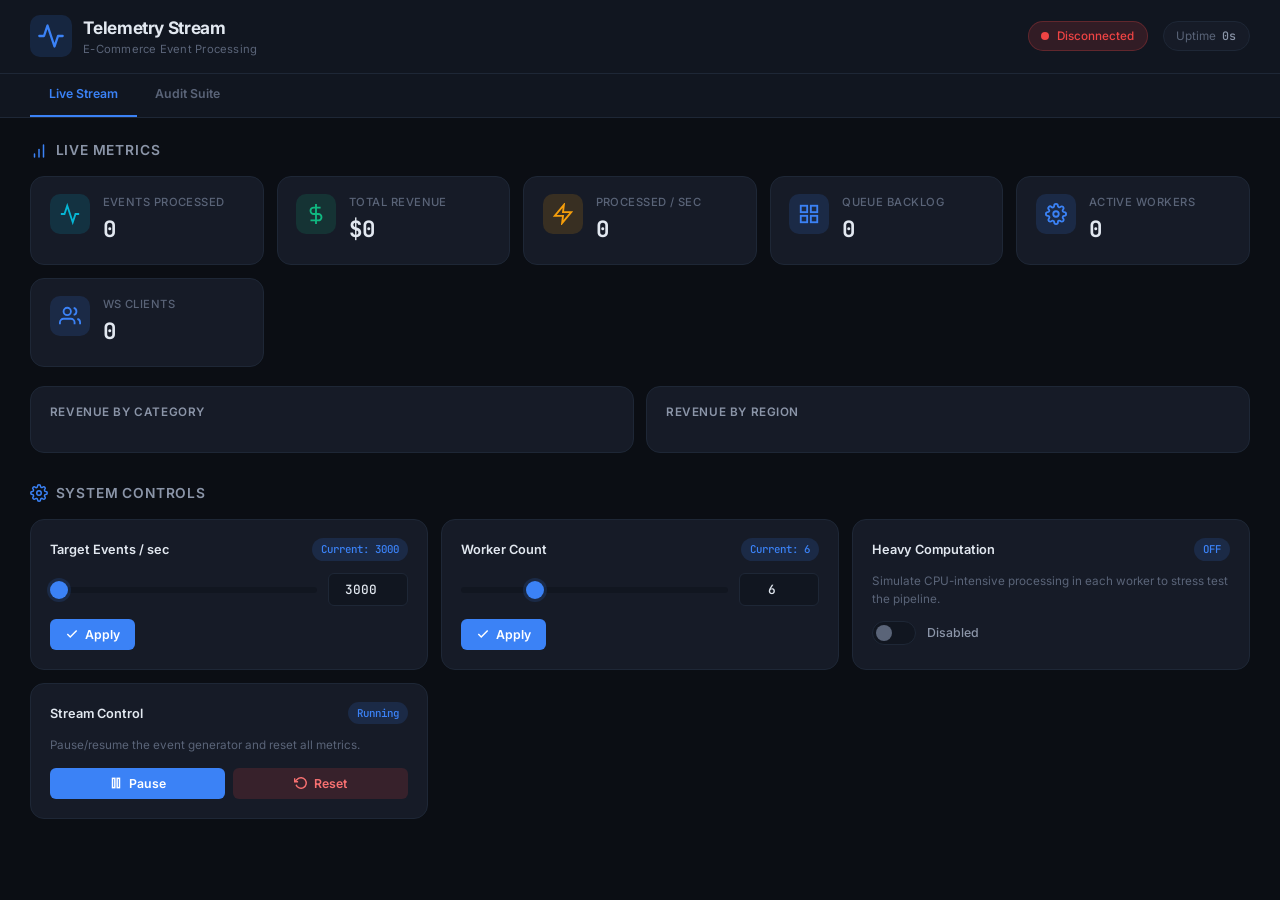
<file: frontend/index.html>
<!DOCTYPE html>
<html lang="en">
<head>
    <meta charset="UTF-8">
    <meta name="viewport" content="width=device-width, initial-scale=1.0">
    <title>E-Commerce Telemetry Stream</title>
    <meta name="description" content="Real-time e-commerce event processing dashboard with live metrics, WebSocket streaming, and dynamic controls.">
    <link rel="stylesheet" href="styles.css">
    <link rel="preconnect" href="https://fonts.googleapis.com">
    <link rel="preconnect" href="https://fonts.gstatic.com" crossorigin>
    <link href="https://fonts.googleapis.com/css2?family=Inter:wght@300;400;500;600;700&family=JetBrains+Mono:wght@400;500&display=swap" rel="stylesheet">
</head>
<body>
    <!-- ─── Header ─── -->
    <header class="header" id="header">
        <div class="header__left">
            <div class="header__logo">
                <svg width="28" height="28" viewBox="0 0 24 24" fill="none" stroke="currentColor" stroke-width="2" stroke-linecap="round" stroke-linejoin="round">
                    <polyline points="22 12 18 12 15 21 9 3 6 12 2 12"></polyline>
                </svg>
            </div>
            <div>
                <h1 class="header__title">Telemetry Stream</h1>
                <p class="header__subtitle">E-Commerce Event Processing</p>
            </div>
        </div>
        <div class="header__right">
            <div class="connection-badge" id="connectionBadge">
                <span class="connection-badge__dot" id="connectionDot"></span>
                <span class="connection-badge__text" id="connectionText">Connecting...</span>
            </div>
            <div class="uptime-badge" id="uptimeBadge">
                <span class="uptime-badge__label">Uptime</span>
                <span class="uptime-badge__value" id="uptimeValue">0s</span>
            </div>
        </div>
    </header>

    <!-- ─── Navigation ─── -->
    <nav class="nav-bar" id="navBar">
        <a href="index.html" class="nav-bar__link nav-bar__link--active">Live Stream</a>
        <a href="audit.html" class="nav-bar__link">Audit Suite</a>
    </nav>

    <main class="main">
        <!-- ─── Live Metrics Panel ─── -->
        <section class="section" id="metricsSection">
            <h2 class="section__title">
                <svg width="18" height="18" viewBox="0 0 24 24" fill="none" stroke="currentColor" stroke-width="2" stroke-linecap="round" stroke-linejoin="round"><path d="M12 20V10"/><path d="M18 20V4"/><path d="M6 20v-4"/></svg>
                Live Metrics
            </h2>

            <div class="metrics-grid">
                <!-- Primary KPIs -->
                <div class="metric-card metric-card--primary" id="cardEventsProcessed">
                    <div class="metric-card__icon">
                        <svg width="22" height="22" viewBox="0 0 24 24" fill="none" stroke="currentColor" stroke-width="2"><polyline points="22 12 18 12 15 21 9 3 6 12 2 12"/></svg>
                    </div>
                    <div class="metric-card__body">
                        <span class="metric-card__label">Events Processed</span>
                        <span class="metric-card__value" id="totalEventsProcessed">0</span>
                    </div>
                </div>

                <div class="metric-card metric-card--revenue" id="cardRevenue">
                    <div class="metric-card__icon">
                        <svg width="22" height="22" viewBox="0 0 24 24" fill="none" stroke="currentColor" stroke-width="2"><line x1="12" y1="1" x2="12" y2="23"/><path d="M17 5H9.5a3.5 3.5 0 0 0 0 7h5a3.5 3.5 0 0 1 0 7H6"/></svg>
                    </div>
                    <div class="metric-card__body">
                        <span class="metric-card__label">Total Revenue</span>
                        <span class="metric-card__value" id="totalRevenue">$0</span>
                    </div>
                </div>

                <div class="metric-card metric-card--rate" id="cardEps">
                    <div class="metric-card__icon">
                        <svg width="22" height="22" viewBox="0 0 24 24" fill="none" stroke="currentColor" stroke-width="2"><polygon points="13 2 3 14 12 14 11 22 21 10 12 10 13 2"/></svg>
                    </div>
                    <div class="metric-card__body">
                        <span class="metric-card__label">Processed / sec</span>
                        <span class="metric-card__value" id="eventsPerSec">0</span>
                    </div>
                </div>

                <!-- System metrics -->
                <div class="metric-card" id="cardQueue">
                    <div class="metric-card__icon">
                        <svg width="22" height="22" viewBox="0 0 24 24" fill="none" stroke="currentColor" stroke-width="2"><rect x="3" y="3" width="7" height="7"/><rect x="14" y="3" width="7" height="7"/><rect x="3" y="14" width="7" height="7"/><rect x="14" y="14" width="7" height="7"/></svg>
                    </div>
                    <div class="metric-card__body">
                        <span class="metric-card__label">Queue Backlog</span>
                        <span class="metric-card__value" id="queueBacklog">0</span>
                    </div>
                </div>

                <div class="metric-card" id="cardWorkers">
                    <div class="metric-card__icon">
                        <svg width="22" height="22" viewBox="0 0 24 24" fill="none" stroke="currentColor" stroke-width="2"><circle cx="12" cy="12" r="3"/><path d="M19.4 15a1.65 1.65 0 0 0 .33 1.82l.06.06a2 2 0 1 1-2.83 2.83l-.06-.06a1.65 1.65 0 0 0-1.82-.33 1.65 1.65 0 0 0-1 1.51V21a2 2 0 0 1-4 0v-.09A1.65 1.65 0 0 0 9 19.4a1.65 1.65 0 0 0-1.82.33l-.06.06a2 2 0 1 1-2.83-2.83l.06-.06A1.65 1.65 0 0 0 4.68 15a1.65 1.65 0 0 0-1.51-1H3a2 2 0 0 1 0-4h.09A1.65 1.65 0 0 0 4.6 9a1.65 1.65 0 0 0-.33-1.82l-.06-.06a2 2 0 1 1 2.83-2.83l.06.06A1.65 1.65 0 0 0 9 4.68a1.65 1.65 0 0 0 1-1.51V3a2 2 0 0 1 4 0v.09a1.65 1.65 0 0 0 1 1.51 1.65 1.65 0 0 0 1.82-.33l.06-.06a2 2 0 1 1 2.83 2.83l-.06.06A1.65 1.65 0 0 0 19.4 9a1.65 1.65 0 0 0 1.51 1H21a2 2 0 0 1 0 4h-.09a1.65 1.65 0 0 0-1.51 1z"/></svg>
                    </div>
                    <div class="metric-card__body">
                        <span class="metric-card__label">Active Workers</span>
                        <span class="metric-card__value" id="activeWorkers">0</span>
                    </div>
                </div>

                <div class="metric-card" id="cardClients">
                    <div class="metric-card__icon">
                        <svg width="22" height="22" viewBox="0 0 24 24" fill="none" stroke="currentColor" stroke-width="2"><path d="M17 21v-2a4 4 0 0 0-4-4H5a4 4 0 0 0-4 4v2"/><circle cx="9" cy="7" r="4"/><path d="M23 21v-2a4 4 0 0 0-3-3.87"/><path d="M16 3.13a4 4 0 0 1 0 7.75"/></svg>
                    </div>
                    <div class="metric-card__body">
                        <span class="metric-card__label">WS Clients</span>
                        <span class="metric-card__value" id="activeClients">0</span>
                    </div>
                </div>
            </div>

            <!-- Revenue breakdown -->
            <div class="breakdown-grid">
                <div class="breakdown-card">
                    <h3 class="breakdown-card__title">Revenue by Category</h3>
                    <div class="breakdown-list" id="revenueByCategory">
                        <!-- Populated by JS -->
                    </div>
                </div>
                <div class="breakdown-card">
                    <h3 class="breakdown-card__title">Revenue by Region</h3>
                    <div class="breakdown-list" id="revenueByRegion">
                        <!-- Populated by JS -->
                    </div>
                </div>
            </div>
        </section>

        <!-- ─── Control Panel ─── -->
        <section class="section" id="controlSection">
            <h2 class="section__title">
                <svg width="18" height="18" viewBox="0 0 24 24" fill="none" stroke="currentColor" stroke-width="2" stroke-linecap="round" stroke-linejoin="round"><circle cx="12" cy="12" r="3"/><path d="M19.4 15a1.65 1.65 0 0 0 .33 1.82l.06.06a2 2 0 1 1-2.83 2.83l-.06-.06a1.65 1.65 0 0 0-1.82-.33 1.65 1.65 0 0 0-1 1.51V21a2 2 0 0 1-4 0v-.09A1.65 1.65 0 0 0 9 19.4a1.65 1.65 0 0 0-1.82.33l-.06.06a2 2 0 1 1-2.83-2.83l.06-.06A1.65 1.65 0 0 0 4.68 15a1.65 1.65 0 0 0-1.51-1H3a2 2 0 0 1 0-4h.09A1.65 1.65 0 0 0 4.6 9a1.65 1.65 0 0 0-.33-1.82l-.06-.06a2 2 0 1 1 2.83-2.83l.06.06A1.65 1.65 0 0 0 9 4.68a1.65 1.65 0 0 0 1-1.51V3a2 2 0 0 1 4 0v.09a1.65 1.65 0 0 0 1 1.51 1.65 1.65 0 0 0 1.82-.33l.06-.06a2 2 0 1 1 2.83 2.83l-.06.06A1.65 1.65 0 0 0 19.4 9a1.65 1.65 0 0 0 1.51 1H21a2 2 0 0 1 0 4h-.09a1.65 1.65 0 0 0-1.51 1z"/></svg>
                System Controls
            </h2>

            <div class="controls-grid">
                <!-- Event Rate -->
                <div class="control-card" id="controlRate">
                    <div class="control-card__header">
                        <span class="control-card__label">Target Events / sec</span>
                        <span class="control-card__badge" id="rateCurrentBadge">Current: 3000</span>
                    </div>
                    <div class="control-card__row">
                        <input type="range" id="rateSlider" class="control-slider" min="100" max="10000000" step="50000" value="3000">
                        <input type="number" id="rateInput" class="control-number" min="100" max="10000000" step="50000" value="3000">
                    </div>
                    <button class="control-btn" id="rateApplyBtn" onclick="applyRate()">
                        <svg width="14" height="14" viewBox="0 0 24 24" fill="none" stroke="currentColor" stroke-width="2.5"><polyline points="20 6 9 17 4 12"/></svg>
                        Apply
                    </button>
                </div>

                <!-- Worker Count -->
                <div class="control-card" id="controlWorkers">
                    <div class="control-card__header">
                        <span class="control-card__label">Worker Count</span>
                        <span class="control-card__badge" id="workersCurrentBadge">Current: 6</span>
                    </div>
                    <div class="control-card__row">
                        <input type="range" id="workersSlider" class="control-slider" min="1" max="20" step="1" value="6">
                        <input type="number" id="workersInput" class="control-number" min="1" max="20" step="1" value="6">
                    </div>
                    <button class="control-btn" id="workersApplyBtn" onclick="applyWorkers()">
                        <svg width="14" height="14" viewBox="0 0 24 24" fill="none" stroke="currentColor" stroke-width="2.5"><polyline points="20 6 9 17 4 12"/></svg>
                        Apply
                    </button>
                </div>

                <!-- Heavy Computation Toggle -->
                <div class="control-card" id="controlHeavy">
                    <div class="control-card__header">
                        <span class="control-card__label">Heavy Computation</span>
                        <span class="control-card__badge" id="heavyCurrentBadge">OFF</span>
                    </div>
                    <p class="control-card__desc">Simulate CPU-intensive processing in each worker to stress test the pipeline.</p>
                    <label class="toggle" id="heavyToggle">
                        <input type="checkbox" id="heavyCheckbox" onchange="applyHeavy()">
                        <span class="toggle__slider"></span>
                        <span class="toggle__label" id="heavyLabel">Disabled</span>
                    </label>
                </div>

                <!-- Stream Control (Play/Pause + Reset) -->
                <div class="control-card" id="controlStream">
                    <div class="control-card__header">
                        <span class="control-card__label">Stream Control</span>
                        <span class="control-card__badge" id="streamStateBadge">Running</span>
                    </div>
                    <p class="control-card__desc">Pause/resume the event generator and reset all metrics.</p>
                    <div class="control-card__row" style="gap: 0.5rem;">
                        <button class="control-btn" id="playPauseBtn" onclick="togglePlayPause()" style="flex:1;">
                            <svg id="playPauseIcon" width="14" height="14" viewBox="0 0 24 24" fill="none" stroke="currentColor" stroke-width="2.5"><rect x="6" y="4" width="4" height="16"/><rect x="14" y="4" width="4" height="16"/></svg>
                            <span id="playPauseLabel">Pause</span>
                        </button>
                        <button class="control-btn" id="resetBtn" onclick="resetMetrics()" style="flex:1; background: rgba(239,68,68,0.15); border-color: rgba(239,68,68,0.3); color: #f87171;">
                            <svg width="14" height="14" viewBox="0 0 24 24" fill="none" stroke="currentColor" stroke-width="2.5"><polyline points="1 4 1 10 7 10"/><path d="M3.51 15a9 9 0 1 0 2.13-9.36L1 10"/></svg>
                            Reset
                        </button>
                    </div>
                </div>
            </div>
        </section>
    </main>

    <!-- ─── Toast container ─── -->
    <div class="toast-container" id="toastContainer"></div>

    <script src="app.js"></script>
</body>
</html>
</file>
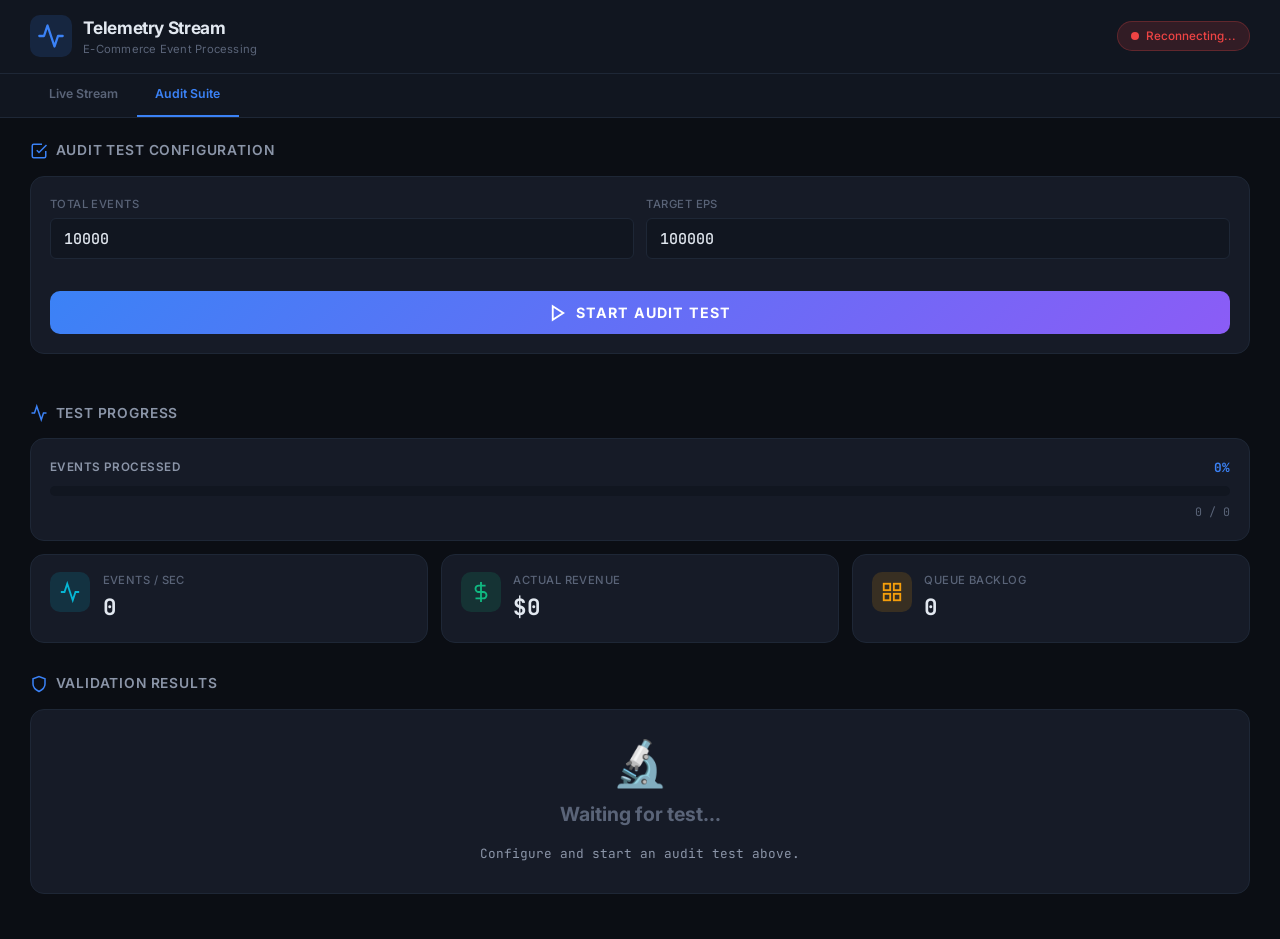
<file: frontend/audit.html>
<!DOCTYPE html>
<html lang="en">
<head>
    <meta charset="UTF-8">
    <meta name="viewport" content="width=device-width, initial-scale=1.0">
    <title>Audit Suite — E-Commerce Telemetry Stream</title>
    <meta name="description" content="Deterministic audit test suite for validating event processing accuracy.">
    <link rel="stylesheet" href="styles.css">
    <link rel="preconnect" href="https://fonts.googleapis.com">
    <link rel="preconnect" href="https://fonts.gstatic.com" crossorigin>
    <link href="https://fonts.googleapis.com/css2?family=Inter:wght@300;400;500;600;700&family=JetBrains+Mono:wght@400;500&display=swap" rel="stylesheet">
</head>
<body>
    <!-- ─── Header ─── -->
    <header class="header" id="header">
        <div class="header__left">
            <div class="header__logo">
                <svg width="28" height="28" viewBox="0 0 24 24" fill="none" stroke="currentColor" stroke-width="2" stroke-linecap="round" stroke-linejoin="round">
                    <polyline points="22 12 18 12 15 21 9 3 6 12 2 12"></polyline>
                </svg>
            </div>
            <div>
                <h1 class="header__title">Telemetry Stream</h1>
                <p class="header__subtitle">E-Commerce Event Processing</p>
            </div>
        </div>
        <div class="header__right">
            <div class="connection-badge" id="connectionBadge">
                <span class="connection-badge__dot" id="connectionDot"></span>
                <span class="connection-badge__text" id="connectionText">Connecting...</span>
            </div>
        </div>
    </header>

    <!-- ─── Navigation ─── -->
    <nav class="nav-bar" id="navBar">
        <a href="index.html" class="nav-bar__link">Live Stream</a>
        <a href="audit.html" class="nav-bar__link nav-bar__link--active">Audit Suite</a>
    </nav>

    <main class="main">
        <!-- ─── Audit Controls ─── -->
        <section class="section" id="auditControlSection">
            <h2 class="section__title">
                <svg width="18" height="18" viewBox="0 0 24 24" fill="none" stroke="currentColor" stroke-width="2"><path d="M9 11l3 3L22 4"/><path d="M21 12v7a2 2 0 0 1-2 2H5a2 2 0 0 1-2-2V5a2 2 0 0 1 2-2h11"/></svg>
                Audit Test Configuration
            </h2>

            <div class="control-card" style="margin-bottom: 1.25rem;">
                <div class="audit-controls-grid">
                    <div class="audit-input-group">
                        <label for="auditTotalEvents">Total Events</label>
                        <input type="number" id="auditTotalEvents" value="10000" min="1000" max="100000000" step="1000">
                    </div>
                    <div class="audit-input-group">
                        <label for="auditTargetEps">Target EPS</label>
                        <input type="number" id="auditTargetEps" value="100000" min="100" max="10000000" step="1000">
                    </div>
                </div>
                <button class="audit-start-btn" id="auditStartBtn" onclick="startAuditTest()">
                    <svg width="18" height="18" viewBox="0 0 24 24" fill="none" stroke="currentColor" stroke-width="2.5"><polygon points="5 3 19 12 5 21 5 3"/></svg>
                    Start Audit Test
                </button>
            </div>
        </section>

        <!-- ─── Progress ─── -->
        <section class="section" id="progressSection">
            <h2 class="section__title">
                <svg width="18" height="18" viewBox="0 0 24 24" fill="none" stroke="currentColor" stroke-width="2"><polyline points="22 12 18 12 15 21 9 3 6 12 2 12"/></svg>
                Test Progress
            </h2>

            <div class="progress-wrap" id="progressWrap">
                <div class="progress-wrap__header">
                    <span class="progress-wrap__label">Events Processed</span>
                    <span class="progress-wrap__pct" id="progressPct">0%</span>
                </div>
                <div class="progress-bar-bg">
                    <div class="progress-bar-fill" id="progressBarFill"></div>
                </div>
                <div class="progress-wrap__detail" id="progressDetail">0 / 0</div>
            </div>

            <!-- Live stats row -->
            <div class="audit-live-stats" style="margin-top: 0.85rem;">
                <div class="metric-card">
                    <div class="metric-card__icon" style="background: var(--accent-cyan-dim); color: var(--accent-cyan);">
                        <svg width="22" height="22" viewBox="0 0 24 24" fill="none" stroke="currentColor" stroke-width="2"><polyline points="22 12 18 12 15 21 9 3 6 12 2 12"/></svg>
                    </div>
                    <div class="metric-card__body">
                        <span class="metric-card__label">Events / sec</span>
                        <span class="metric-card__value" id="auditEps">0</span>
                    </div>
                </div>
                <div class="metric-card">
                    <div class="metric-card__icon" style="background: var(--accent-green-dim); color: var(--accent-green);">
                        <svg width="22" height="22" viewBox="0 0 24 24" fill="none" stroke="currentColor" stroke-width="2"><line x1="12" y1="1" x2="12" y2="23"/><path d="M17 5H9.5a3.5 3.5 0 0 0 0 7h5a3.5 3.5 0 0 1 0 7H6"/></svg>
                    </div>
                    <div class="metric-card__body">
                        <span class="metric-card__label">Actual Revenue</span>
                        <span class="metric-card__value" id="auditRevenue">$0</span>
                    </div>
                </div>
                <div class="metric-card">
                    <div class="metric-card__icon" style="background: var(--accent-amber-dim); color: var(--accent-amber);">
                        <svg width="22" height="22" viewBox="0 0 24 24" fill="none" stroke="currentColor" stroke-width="2"><rect x="3" y="3" width="7" height="7"/><rect x="14" y="3" width="7" height="7"/><rect x="3" y="14" width="7" height="7"/><rect x="14" y="14" width="7" height="7"/></svg>
                    </div>
                    <div class="metric-card__body">
                        <span class="metric-card__label">Queue Backlog</span>
                        <span class="metric-card__value" id="auditQueue">0</span>
                    </div>
                </div>
            </div>
        </section>

        <!-- ─── Validation Results ─── -->
        <section class="section" id="validationSection">
            <h2 class="section__title">
                <svg width="18" height="18" viewBox="0 0 24 24" fill="none" stroke="currentColor" stroke-width="2"><path d="M12 22s8-4 8-10V5l-8-3-8 3v7c0 6 8 10 8 10z"/></svg>
                Validation Results
            </h2>

            <div class="validation-panel" id="validationPanel">
                <div class="validation-icon" id="validationIcon">🔬</div>
                <div class="validation-title" id="validationTitle" style="color: var(--text-muted);">Waiting for test…</div>
                <div class="validation-detail" id="validationDetail">Configure and start an audit test above.</div>
            </div>
        </section>
    </main>

    <!-- ─── Toast container ─── -->
    <div class="toast-container" id="toastContainer"></div>

    <script src="audit.js"></script>
</body>
</html>
</file>
<file: frontend/styles.css>
/* ═══════════════════════════════════════════════════════════════════
   E-Commerce Telemetry Stream — Dashboard Styles
   Dark theme · CSS Grid · Smooth transitions
   ═══════════════════════════════════════════════════════════════════ */

/* ─── Reset & Custom Properties ─── */
*,
*::before,
*::after {
    margin: 0;
    padding: 0;
    box-sizing: border-box;
}

:root {
    /* Palette */
    --bg-primary:       #0b0e14;
    --bg-secondary:     #111620;
    --bg-card:          #161b27;
    --bg-card-hover:    #1c2333;
    --bg-input:         #111620;

    --border:           #1e2736;
    --border-focus:     #3b82f6;

    --text-primary:     #e2e8f0;
    --text-secondary:   #8b95a8;
    --text-muted:       #5a6478;

    --accent-blue:      #3b82f6;
    --accent-blue-dim:  rgba(59, 130, 246, 0.15);
    --accent-green:     #10b981;
    --accent-green-dim: rgba(16, 185, 129, 0.15);
    --accent-amber:     #f59e0b;
    --accent-amber-dim: rgba(245, 158, 11, 0.15);
    --accent-purple:    #8b5cf6;
    --accent-purple-dim:rgba(139, 92, 246, 0.15);
    --accent-red:       #ef4444;
    --accent-red-dim:   rgba(239, 68, 68, 0.15);
    --accent-cyan:      #06b6d4;
    --accent-cyan-dim:  rgba(6, 182, 212, 0.15);

    /* Sizing */
    --radius-sm:  6px;
    --radius-md:  10px;
    --radius-lg:  14px;
    --radius-xl:  18px;

    /* Transitions */
    --transition-fast: 150ms cubic-bezier(0.4, 0, 0.2, 1);
    --transition-base: 250ms cubic-bezier(0.4, 0, 0.2, 1);
    --transition-slow: 400ms cubic-bezier(0.4, 0, 0.2, 1);

    /* Font */
    --font-sans: 'Inter', -apple-system, BlinkMacSystemFont, 'Segoe UI', sans-serif;
    --font-mono: 'JetBrains Mono', 'Fira Code', monospace;
}

html {
    font-size: 15px;
    -webkit-font-smoothing: antialiased;
    -moz-osx-font-smoothing: grayscale;
}

body {
    font-family: var(--font-sans);
    background: var(--bg-primary);
    color: var(--text-primary);
    min-height: 100vh;
    line-height: 1.5;
}

/* ─── Header ─── */
.header {
    display: flex;
    align-items: center;
    justify-content: space-between;
    gap: 1rem;
    padding: 1rem 2rem;
    background: var(--bg-secondary);
    border-bottom: 1px solid var(--border);
    position: sticky;
    top: 0;
    z-index: 100;
    backdrop-filter: blur(12px);
}

.header__left {
    display: flex;
    align-items: center;
    gap: 0.75rem;
}

.header__logo {
    display: flex;
    align-items: center;
    justify-content: center;
    width: 42px;
    height: 42px;
    background: var(--accent-blue-dim);
    color: var(--accent-blue);
    border-radius: var(--radius-md);
}

.header__title {
    font-size: 1.15rem;
    font-weight: 700;
    letter-spacing: -0.02em;
    color: var(--text-primary);
}

.header__subtitle {
    font-size: 0.75rem;
    color: var(--text-muted);
    font-weight: 400;
    letter-spacing: 0.02em;
}

.header__right {
    display: flex;
    align-items: center;
    gap: 1rem;
}

/* Connection badge */
.connection-badge {
    display: inline-flex;
    align-items: center;
    gap: 0.5rem;
    padding: 0.35rem 0.85rem;
    border-radius: 999px;
    font-size: 0.78rem;
    font-weight: 500;
    background: var(--accent-red-dim);
    color: var(--accent-red);
    border: 1px solid rgba(239, 68, 68, 0.25);
    transition: all var(--transition-base);
}

.connection-badge--connected {
    background: var(--accent-green-dim);
    color: var(--accent-green);
    border-color: rgba(16, 185, 129, 0.25);
}

.connection-badge__dot {
    width: 8px;
    height: 8px;
    border-radius: 50%;
    background: var(--accent-red);
    transition: background var(--transition-base);
}

.connection-badge--connected .connection-badge__dot {
    background: var(--accent-green);
    box-shadow: 0 0 6px var(--accent-green);
    animation: pulse-dot 2s infinite;
}

@keyframes pulse-dot {
    0%, 100% { opacity: 1; }
    50%      { opacity: 0.5; }
}

/* Uptime badge */
.uptime-badge {
    display: inline-flex;
    align-items: center;
    gap: 0.4rem;
    padding: 0.35rem 0.85rem;
    border-radius: 999px;
    font-size: 0.78rem;
    background: var(--bg-card);
    border: 1px solid var(--border);
}

.uptime-badge__label {
    color: var(--text-muted);
    font-weight: 400;
}

.uptime-badge__value {
    color: var(--text-secondary);
    font-family: var(--font-mono);
    font-weight: 500;
}

/* ─── Navigation Bar ─── */
.nav-bar {
    display: flex;
    align-items: center;
    gap: 0;
    padding: 0 2rem;
    background: var(--bg-secondary);
    border-bottom: 1px solid var(--border);
}

.nav-bar__link {
    display: inline-flex;
    align-items: center;
    padding: 0.75rem 1.25rem;
    font-size: 0.82rem;
    font-weight: 600;
    color: var(--text-muted);
    text-decoration: none;
    border-bottom: 2px solid transparent;
    transition: all var(--transition-fast);
}

.nav-bar__link:hover {
    color: var(--text-secondary);
    background: rgba(59, 130, 246, 0.05);
}

.nav-bar__link--active {
    color: var(--accent-blue);
    border-bottom-color: var(--accent-blue);
}

/* ─── Main ─── */
.main {
    max-width: 1280px;
    margin: 0 auto;
    padding: 1.5rem 2rem 3rem;
    display: flex;
    flex-direction: column;
    gap: 2rem;
}

/* ─── Audit Suite Specific ─── */
.audit-controls-grid {
    display: grid;
    grid-template-columns: 1fr 1fr;
    gap: 0.85rem;
    margin-bottom: 1.25rem;
}

.audit-input-group {
    display: flex;
    flex-direction: column;
    gap: 0.35rem;
}

.audit-input-group label {
    font-size: 0.75rem;
    font-weight: 500;
    color: var(--text-muted);
    text-transform: uppercase;
    letter-spacing: 0.04em;
}

.audit-input-group input {
    width: 100%;
    padding: 0.65rem 0.85rem;
    font-family: var(--font-mono);
    font-size: 1rem;
    font-weight: 500;
    color: var(--text-primary);
    background: var(--bg-input);
    border: 1px solid var(--border);
    border-radius: var(--radius-sm);
    outline: none;
    transition: border-color var(--transition-fast);
}

.audit-input-group input:focus {
    border-color: var(--accent-blue);
}

.audit-start-btn {
    display: inline-flex;
    align-items: center;
    justify-content: center;
    gap: 0.6rem;
    width: 100%;
    padding: 0.85rem 1.5rem;
    font-family: var(--font-sans);
    font-size: 0.95rem;
    font-weight: 700;
    color: #fff;
    background: linear-gradient(135deg, #3b82f6, #8b5cf6);
    border: none;
    border-radius: var(--radius-md);
    cursor: pointer;
    transition: all var(--transition-fast);
    text-transform: uppercase;
    letter-spacing: 0.08em;
}

.audit-start-btn:hover {
    transform: translateY(-2px);
    box-shadow: 0 8px 24px rgba(59, 130, 246, 0.4);
}

.audit-start-btn:active { transform: translateY(0); }

.audit-start-btn:disabled {
    opacity: 0.5;
    pointer-events: none;
}

/* Progress bar */
.progress-wrap {
    background: var(--bg-card);
    border: 1px solid var(--border);
    border-radius: var(--radius-lg);
    padding: 1.25rem;
}

.progress-wrap__header {
    display: flex;
    justify-content: space-between;
    align-items: center;
    margin-bottom: 0.6rem;
}

.progress-wrap__label {
    font-size: 0.78rem;
    font-weight: 600;
    color: var(--text-secondary);
    text-transform: uppercase;
    letter-spacing: 0.04em;
}

.progress-wrap__pct {
    font-family: var(--font-mono);
    font-size: 0.85rem;
    font-weight: 700;
    color: var(--accent-blue);
}

.progress-bar-bg {
    width: 100%;
    height: 10px;
    background: var(--bg-input);
    border-radius: 999px;
    overflow: hidden;
}

.progress-bar-fill {
    height: 100%;
    width: 0%;
    background: linear-gradient(90deg, #3b82f6, #8b5cf6);
    border-radius: 999px;
    transition: width var(--transition-base);
}

.progress-wrap__detail {
    font-size: 0.78rem;
    color: var(--text-muted);
    font-family: var(--font-mono);
    margin-top: 0.5rem;
    text-align: right;
}

/* Validation result */
.validation-panel {
    background: var(--bg-card);
    border: 1px solid var(--border);
    border-radius: var(--radius-lg);
    padding: 2rem;
    text-align: center;
    min-height: 180px;
    display: flex;
    flex-direction: column;
    align-items: center;
    justify-content: center;
    gap: 1rem;
}

.validation-panel--pass {
    border-color: rgba(16, 185, 129, 0.4);
    background: linear-gradient(135deg, var(--bg-card), rgba(16, 185, 129, 0.08));
}

.validation-panel--fail {
    border-color: rgba(239, 68, 68, 0.4);
    background: linear-gradient(135deg, var(--bg-card), rgba(239, 68, 68, 0.08));
}

.validation-icon {
    font-size: 3rem;
    line-height: 1;
}

.validation-title {
    font-size: 1.3rem;
    font-weight: 700;
}

.validation-detail {
    font-size: 0.85rem;
    color: var(--text-secondary);
    font-family: var(--font-mono);
}

.validation-detail strong {
    color: var(--text-primary);
}

/* Audit live stats */
.audit-live-stats {
    display: grid;
    grid-template-columns: repeat(3, 1fr);
    gap: 0.85rem;
}

/* ─── Section titles ─── */
.section__title {
    display: flex;
    align-items: center;
    gap: 0.5rem;
    font-size: 0.92rem;
    font-weight: 600;
    color: var(--text-secondary);
    text-transform: uppercase;
    letter-spacing: 0.06em;
    margin-bottom: 1rem;
}

.section__title svg {
    color: var(--accent-blue);
}

/* ─── Metric Cards Grid ─── */
.metrics-grid {
    display: grid;
    grid-template-columns: repeat(auto-fit, minmax(200px, 1fr));
    gap: 0.85rem;
    margin-bottom: 1.25rem;
}

.metric-card {
    position: relative;
    display: flex;
    align-items: flex-start;
    gap: 0.85rem;
    padding: 1.15rem 1.25rem;
    background: var(--bg-card);
    border: 1px solid var(--border);
    border-radius: var(--radius-lg);
    transition: all var(--transition-fast);
    overflow: hidden;
}

.metric-card:hover {
    background: var(--bg-card-hover);
    border-color: rgba(59, 130, 246, 0.2);
    transform: translateY(-1px);
}

.metric-card__icon {
    display: flex;
    align-items: center;
    justify-content: center;
    width: 40px;
    height: 40px;
    border-radius: var(--radius-md);
    flex-shrink: 0;
    background: var(--accent-blue-dim);
    color: var(--accent-blue);
}

.metric-card--primary .metric-card__icon {
    background: var(--accent-cyan-dim);
    color: var(--accent-cyan);
}

.metric-card--revenue .metric-card__icon {
    background: var(--accent-green-dim);
    color: var(--accent-green);
}

.metric-card--rate .metric-card__icon {
    background: var(--accent-amber-dim);
    color: var(--accent-amber);
}

.metric-card__body {
    display: flex;
    flex-direction: column;
    gap: 0.15rem;
    min-width: 0;
}

.metric-card__label {
    font-size: 0.75rem;
    font-weight: 500;
    color: var(--text-muted);
    text-transform: uppercase;
    letter-spacing: 0.04em;
}

.metric-card__value {
    font-size: 1.5rem;
    font-weight: 700;
    font-family: var(--font-mono);
    letter-spacing: -0.03em;
    color: var(--text-primary);
    transition: color var(--transition-fast);
    white-space: nowrap;
    overflow: hidden;
    text-overflow: ellipsis;
}

/* Flash animation on value change */
.metric-card__value--flash {
    color: var(--accent-blue) !important;
}

/* ─── Revenue Breakdown ─── */
.breakdown-grid {
    display: grid;
    grid-template-columns: 1fr 1fr;
    gap: 0.85rem;
}

.breakdown-card {
    background: var(--bg-card);
    border: 1px solid var(--border);
    border-radius: var(--radius-lg);
    padding: 1.15rem 1.25rem;
}

.breakdown-card__title {
    font-size: 0.78rem;
    font-weight: 600;
    color: var(--text-secondary);
    text-transform: uppercase;
    letter-spacing: 0.05em;
    margin-bottom: 0.85rem;
}

.breakdown-list {
    display: flex;
    flex-direction: column;
    gap: 0.5rem;
}

.breakdown-item {
    display: flex;
    align-items: center;
    justify-content: space-between;
    gap: 0.5rem;
}

.breakdown-item__name {
    font-size: 0.82rem;
    color: var(--text-secondary);
    font-weight: 400;
    white-space: nowrap;
    overflow: hidden;
    text-overflow: ellipsis;
}

.breakdown-item__bar-wrap {
    flex: 1;
    height: 4px;
    background: var(--bg-input);
    border-radius: 999px;
    margin: 0 0.5rem;
    overflow: hidden;
}

.breakdown-item__bar {
    height: 100%;
    border-radius: 999px;
    background: var(--accent-blue);
    transition: width var(--transition-slow);
    min-width: 2px;
}

.breakdown-item__value {
    font-size: 0.78rem;
    font-family: var(--font-mono);
    font-weight: 500;
    color: var(--text-primary);
    white-space: nowrap;
    min-width: 70px;
    text-align: right;
}

/* Category bar colours */
.breakdown-card:first-child .breakdown-item:nth-child(1) .breakdown-item__bar { background: var(--accent-blue); }
.breakdown-card:first-child .breakdown-item:nth-child(2) .breakdown-item__bar { background: var(--accent-purple); }
.breakdown-card:first-child .breakdown-item:nth-child(3) .breakdown-item__bar { background: var(--accent-green); }
.breakdown-card:first-child .breakdown-item:nth-child(4) .breakdown-item__bar { background: var(--accent-amber); }
.breakdown-card:first-child .breakdown-item:nth-child(5) .breakdown-item__bar { background: var(--accent-cyan); }
.breakdown-card:first-child .breakdown-item:nth-child(6) .breakdown-item__bar { background: var(--accent-red); }
.breakdown-card:first-child .breakdown-item:nth-child(7) .breakdown-item__bar { background: #a78bfa; }
.breakdown-card:first-child .breakdown-item:nth-child(8) .breakdown-item__bar { background: #f472b6; }

/* Region bar colours */
.breakdown-card:last-child .breakdown-item .breakdown-item__bar { background: var(--accent-cyan); }

/* ─── Control Panel ─── */
.controls-grid {
    display: grid;
    grid-template-columns: 1fr 1fr 1fr;
    gap: 0.85rem;
}

.control-card {
    background: var(--bg-card);
    border: 1px solid var(--border);
    border-radius: var(--radius-lg);
    padding: 1.25rem;
    display: flex;
    flex-direction: column;
    gap: 0.85rem;
}

.control-card__header {
    display: flex;
    align-items: center;
    justify-content: space-between;
    gap: 0.5rem;
}

.control-card__label {
    font-size: 0.85rem;
    font-weight: 600;
    color: var(--text-primary);
}

.control-card__badge {
    font-size: 0.72rem;
    font-family: var(--font-mono);
    font-weight: 500;
    padding: 0.2rem 0.6rem;
    border-radius: 999px;
    background: var(--accent-blue-dim);
    color: var(--accent-blue);
    transition: all var(--transition-fast);
}

.control-card__desc {
    font-size: 0.78rem;
    color: var(--text-muted);
    line-height: 1.5;
}

.control-card__row {
    display: flex;
    align-items: center;
    gap: 0.75rem;
}

/* Range slider */
.control-slider {
    -webkit-appearance: none;
    appearance: none;
    flex: 1;
    height: 6px;
    border-radius: 999px;
    background: var(--bg-input);
    outline: none;
    transition: background var(--transition-fast);
}

.control-slider::-webkit-slider-thumb {
    -webkit-appearance: none;
    width: 18px;
    height: 18px;
    border-radius: 50%;
    background: var(--accent-blue);
    cursor: pointer;
    box-shadow: 0 0 0 3px var(--accent-blue-dim);
    transition: all var(--transition-fast);
}

.control-slider::-webkit-slider-thumb:hover {
    transform: scale(1.15);
    box-shadow: 0 0 0 5px var(--accent-blue-dim);
}

.control-slider::-moz-range-thumb {
    width: 18px;
    height: 18px;
    border-radius: 50%;
    background: var(--accent-blue);
    cursor: pointer;
    border: none;
    box-shadow: 0 0 0 3px var(--accent-blue-dim);
}

/* Number input */
.control-number {
    width: 80px;
    padding: 0.45rem 0.6rem;
    font-family: var(--font-mono);
    font-size: 0.85rem;
    font-weight: 500;
    color: var(--text-primary);
    background: var(--bg-input);
    border: 1px solid var(--border);
    border-radius: var(--radius-sm);
    text-align: center;
    outline: none;
    transition: border-color var(--transition-fast);
}

.control-number:focus {
    border-color: var(--accent-blue);
}

/* Apply button */
.control-btn {
    display: inline-flex;
    align-items: center;
    justify-content: center;
    gap: 0.4rem;
    padding: 0.55rem 1rem;
    font-family: var(--font-sans);
    font-size: 0.82rem;
    font-weight: 600;
    color: #fff;
    background: var(--accent-blue);
    border: none;
    border-radius: var(--radius-sm);
    cursor: pointer;
    transition: all var(--transition-fast);
    align-self: flex-start;
}

.control-btn:hover {
    background: #2563eb;
    transform: translateY(-1px);
    box-shadow: 0 4px 14px rgba(59, 130, 246, 0.35);
}

.control-btn:active {
    transform: translateY(0);
}

.control-btn--loading {
    opacity: 0.65;
    pointer-events: none;
}

/* Toggle switch */
.toggle {
    display: inline-flex;
    align-items: center;
    gap: 0.75rem;
    cursor: pointer;
    user-select: none;
}

.toggle input {
    display: none;
}

.toggle__slider {
    position: relative;
    display: inline-block;
    width: 44px;
    height: 24px;
    background: var(--bg-input);
    border: 1px solid var(--border);
    border-radius: 999px;
    transition: all var(--transition-base);
}

.toggle__slider::after {
    content: '';
    position: absolute;
    top: 3px;
    left: 3px;
    width: 16px;
    height: 16px;
    background: var(--text-muted);
    border-radius: 50%;
    transition: all var(--transition-base);
}

.toggle input:checked + .toggle__slider {
    background: var(--accent-blue-dim);
    border-color: var(--accent-blue);
}

.toggle input:checked + .toggle__slider::after {
    left: 23px;
    background: var(--accent-blue);
    box-shadow: 0 0 6px var(--accent-blue);
}

.toggle__label {
    font-size: 0.82rem;
    font-weight: 500;
    color: var(--text-secondary);
    transition: color var(--transition-fast);
}

.toggle input:checked ~ .toggle__label {
    color: var(--accent-blue);
}

/* ─── Toast Notifications ─── */
.toast-container {
    position: fixed;
    bottom: 1.5rem;
    right: 1.5rem;
    display: flex;
    flex-direction: column;
    gap: 0.6rem;
    z-index: 1000;
    pointer-events: none;
}

.toast {
    display: flex;
    align-items: center;
    gap: 0.6rem;
    padding: 0.75rem 1.1rem;
    border-radius: var(--radius-md);
    font-size: 0.82rem;
    font-weight: 500;
    color: var(--text-primary);
    background: var(--bg-card);
    border: 1px solid var(--border);
    box-shadow: 0 8px 24px rgba(0, 0, 0, 0.4);
    pointer-events: auto;
    animation: toast-in var(--transition-base) ease-out;
    max-width: 360px;
}

.toast--success {
    border-color: rgba(16, 185, 129, 0.4);
    background: linear-gradient(135deg, var(--bg-card), rgba(16, 185, 129, 0.08));
}

.toast--error {
    border-color: rgba(239, 68, 68, 0.4);
    background: linear-gradient(135deg, var(--bg-card), rgba(239, 68, 68, 0.08));
}

.toast--info {
    border-color: rgba(59, 130, 246, 0.4);
    background: linear-gradient(135deg, var(--bg-card), rgba(59, 130, 246, 0.08));
}

@keyframes toast-in {
    from { opacity: 0; transform: translateY(12px) scale(0.96); }
    to   { opacity: 1; transform: translateY(0) scale(1); }
}

.toast--out {
    animation: toast-out var(--transition-fast) ease-in forwards;
}

@keyframes toast-out {
    from { opacity: 1; transform: translateY(0) scale(1); }
    to   { opacity: 0; transform: translateY(-8px) scale(0.96); }
}

/* ─── Responsive ─── */
@media (max-width: 900px) {
    .header { padding: 0.85rem 1.25rem; }
    .main   { padding: 1.25rem; }

    .metrics-grid      { grid-template-columns: repeat(2, 1fr); }
    .breakdown-grid    { grid-template-columns: 1fr; }
    .controls-grid     { grid-template-columns: 1fr; }
}

@media (max-width: 540px) {
    .metrics-grid      { grid-template-columns: 1fr; }
    .header__right     { flex-direction: column; align-items: flex-end; gap: 0.4rem; }
}
</file>
